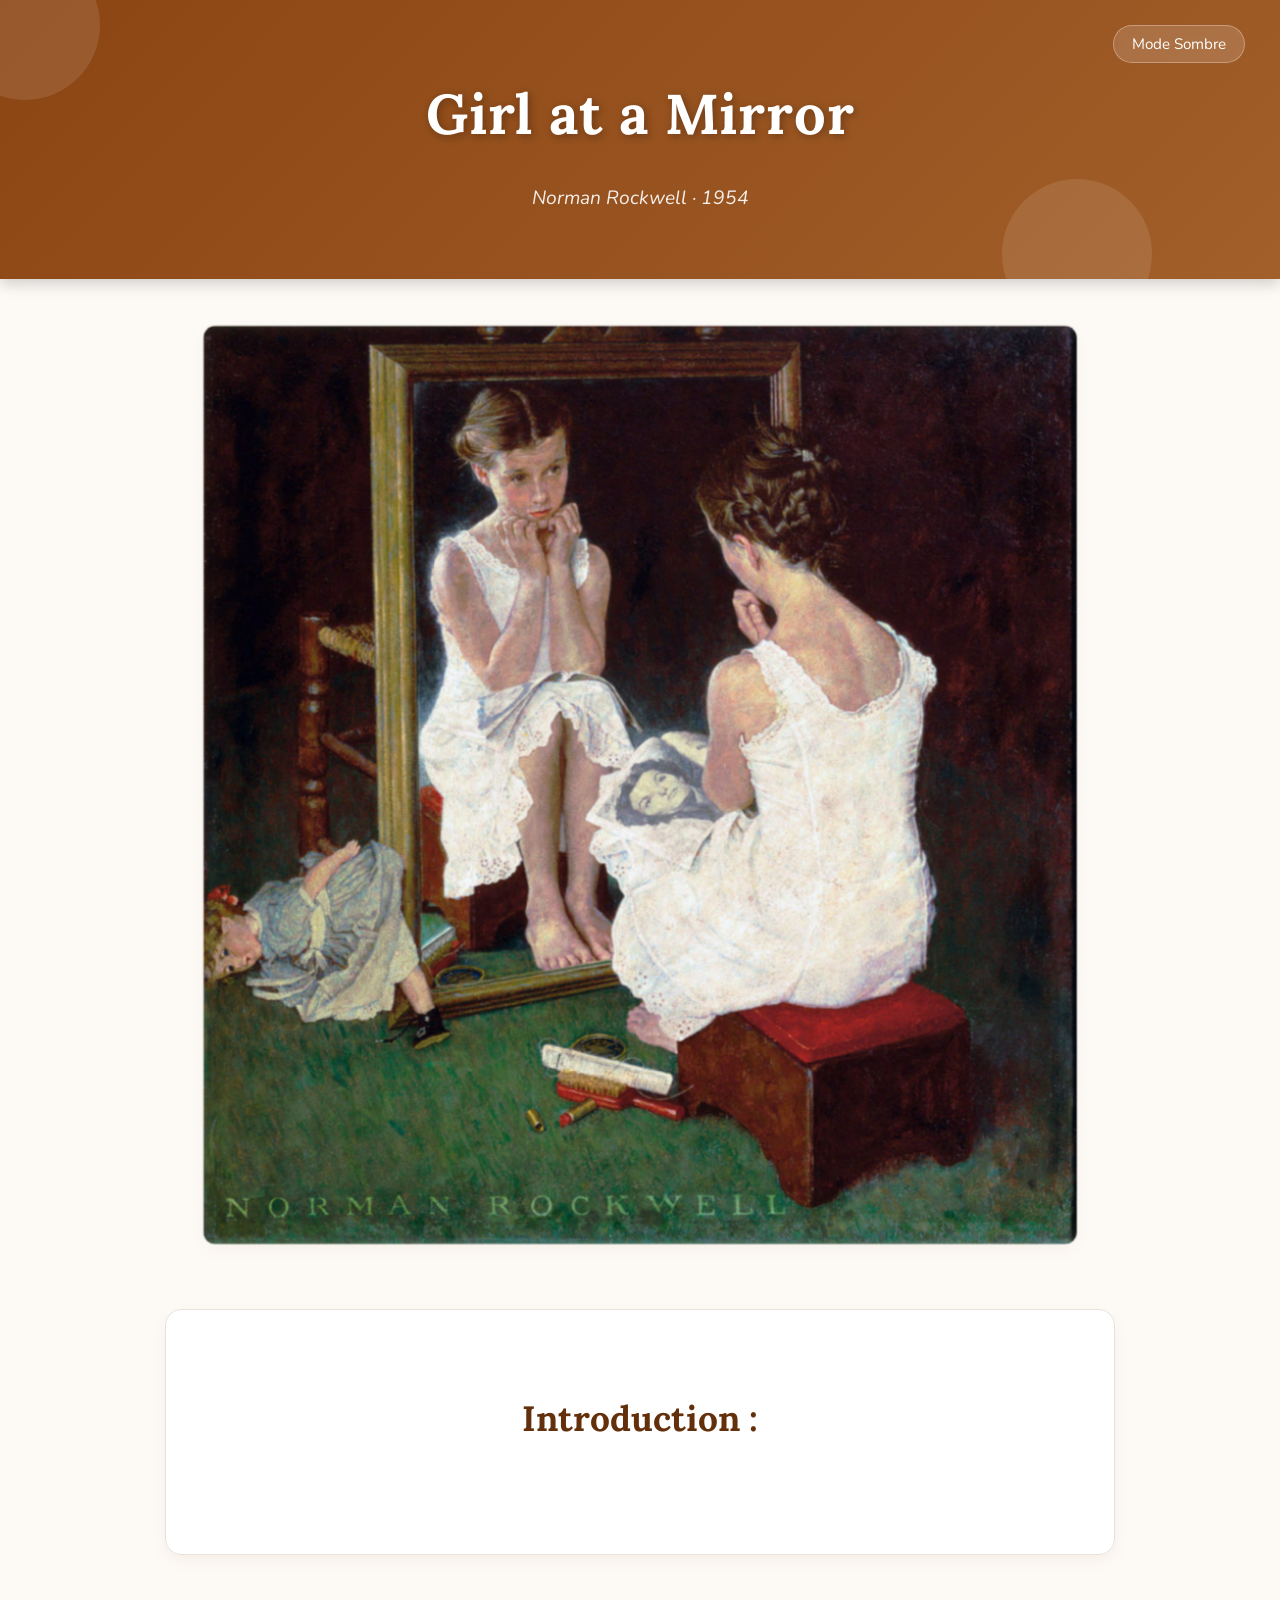
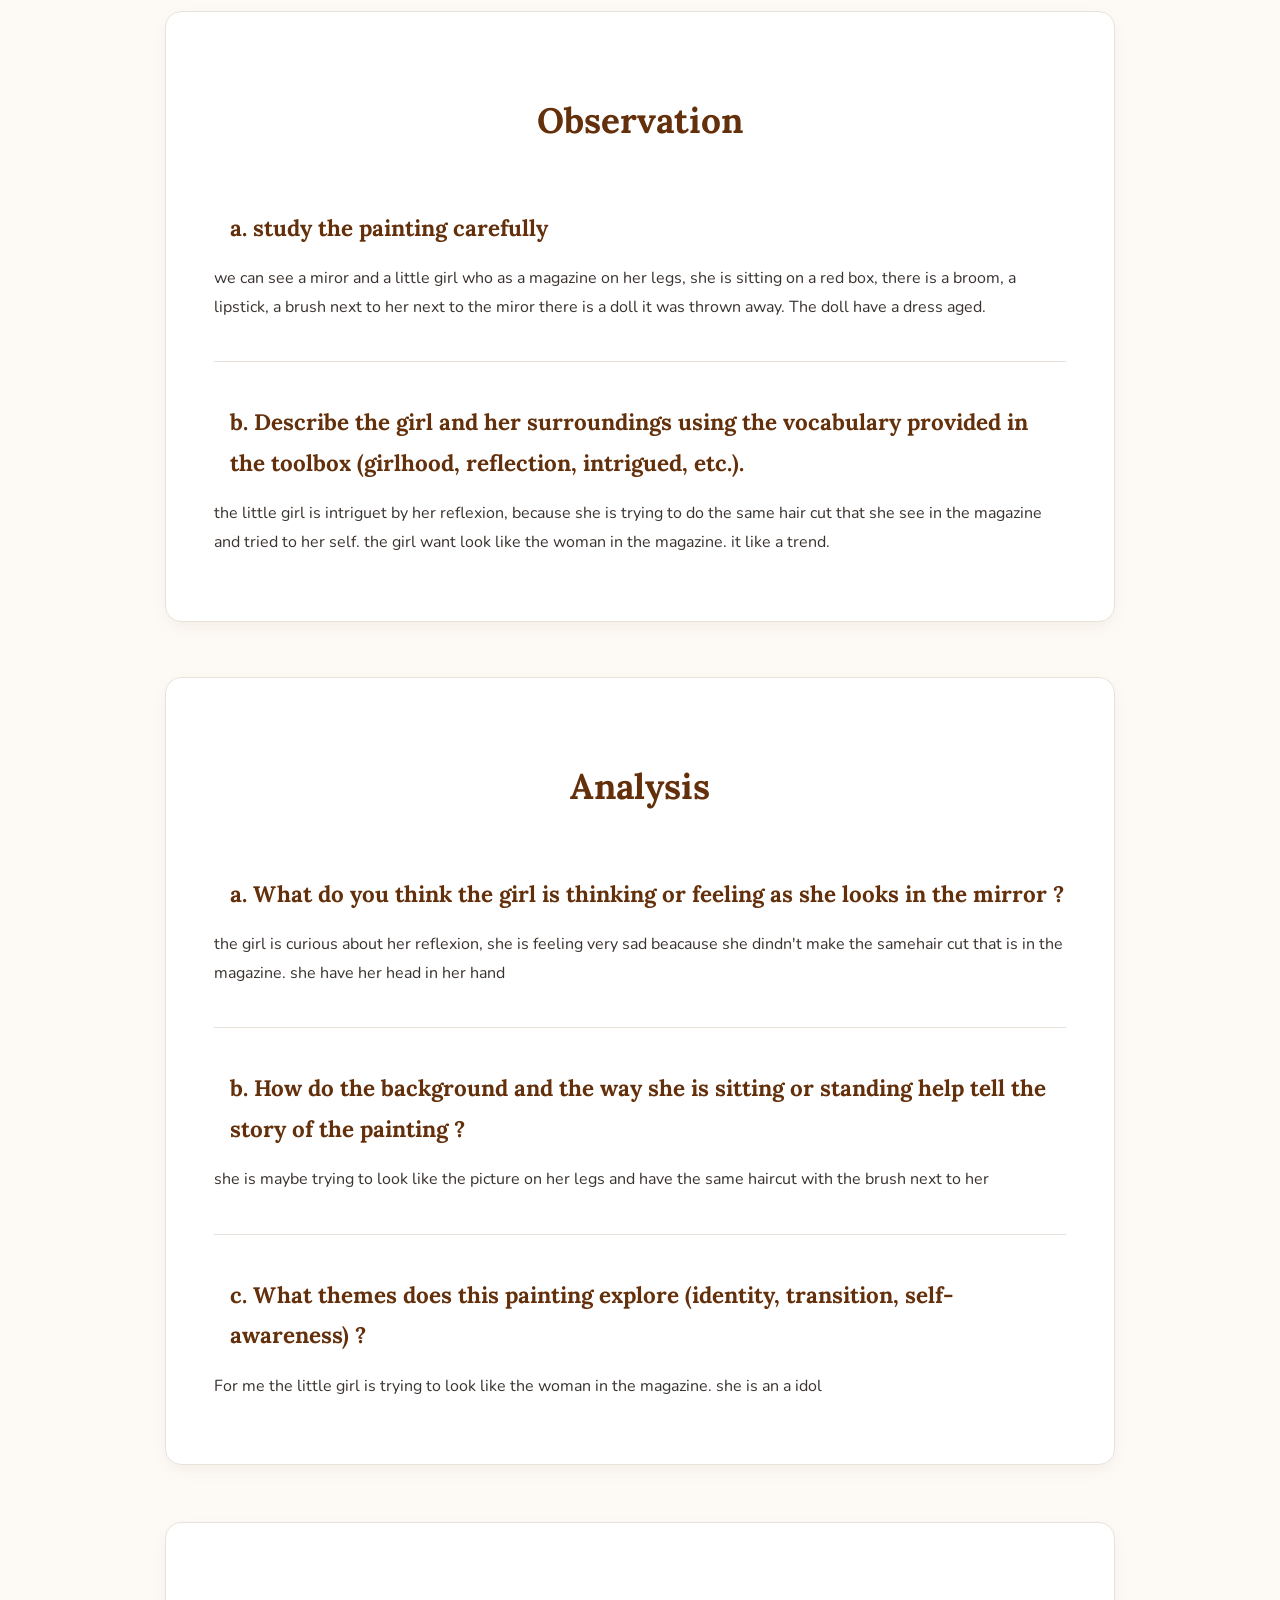
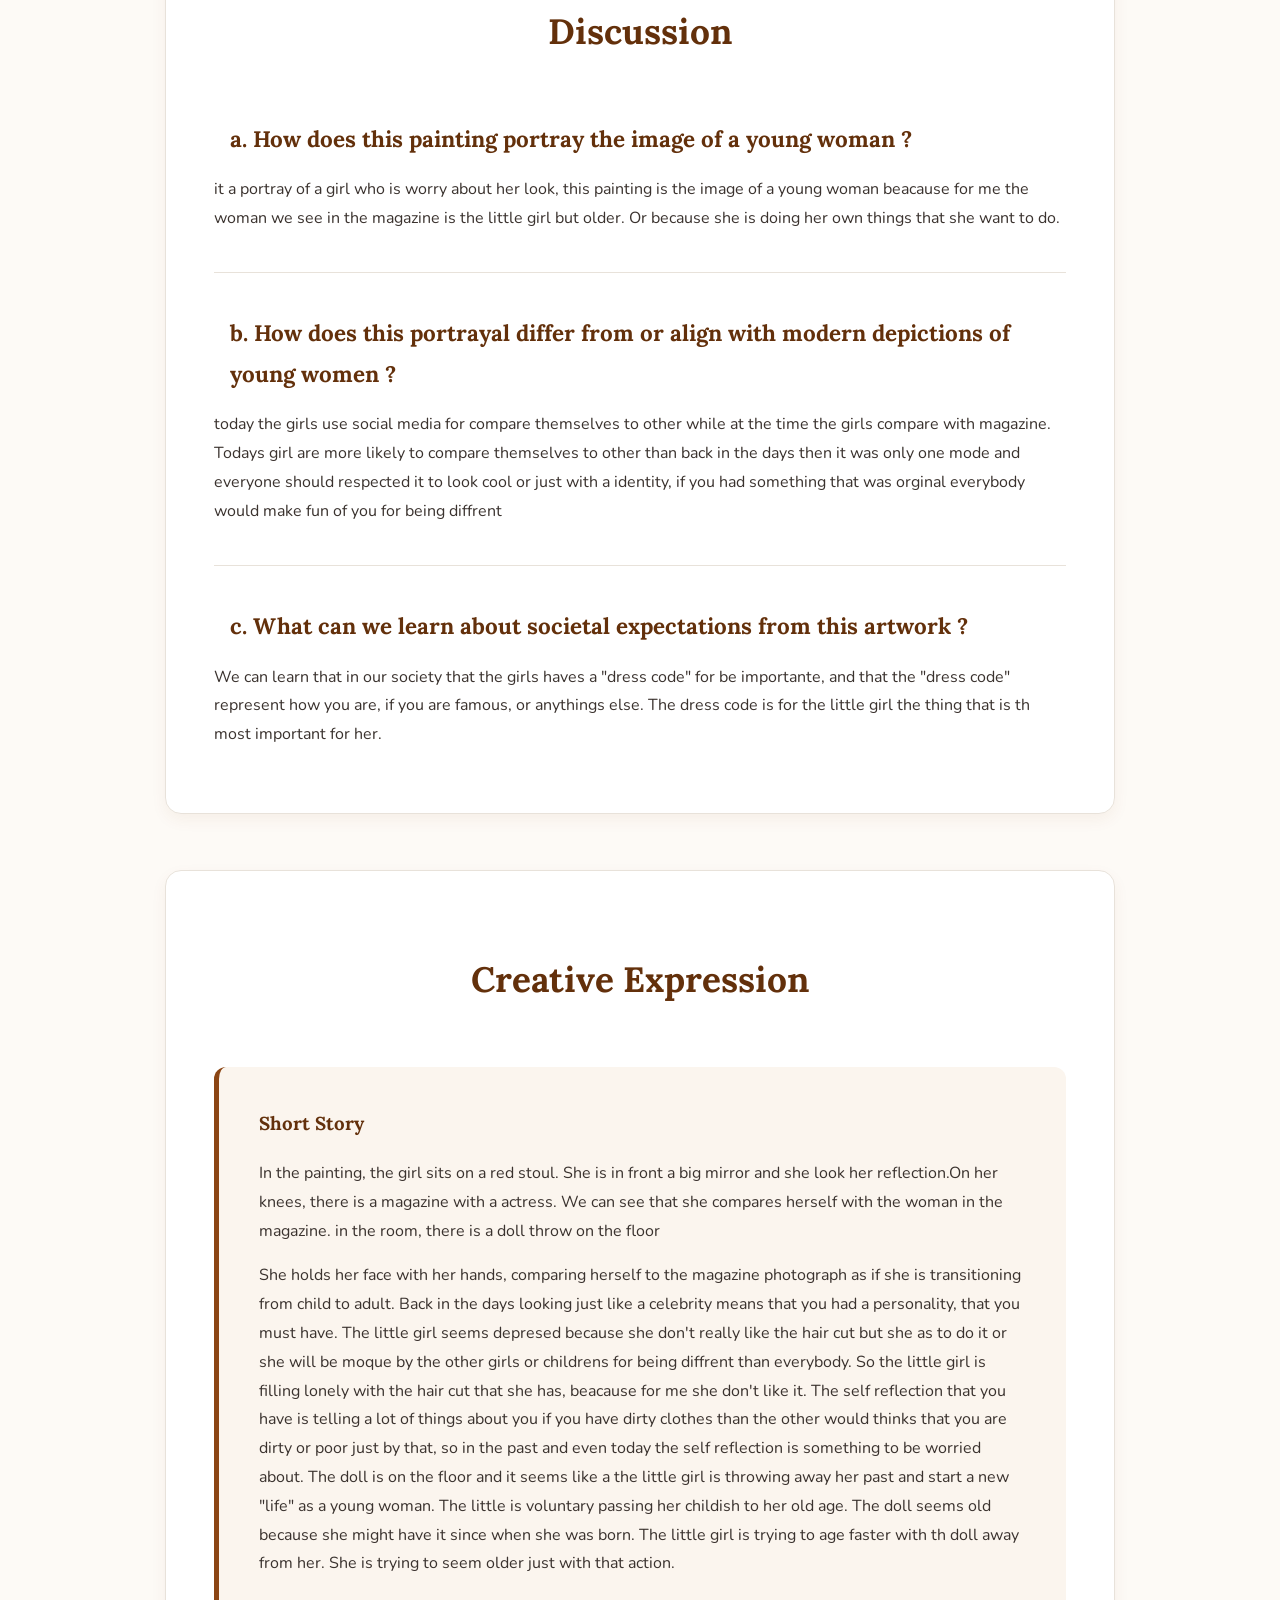
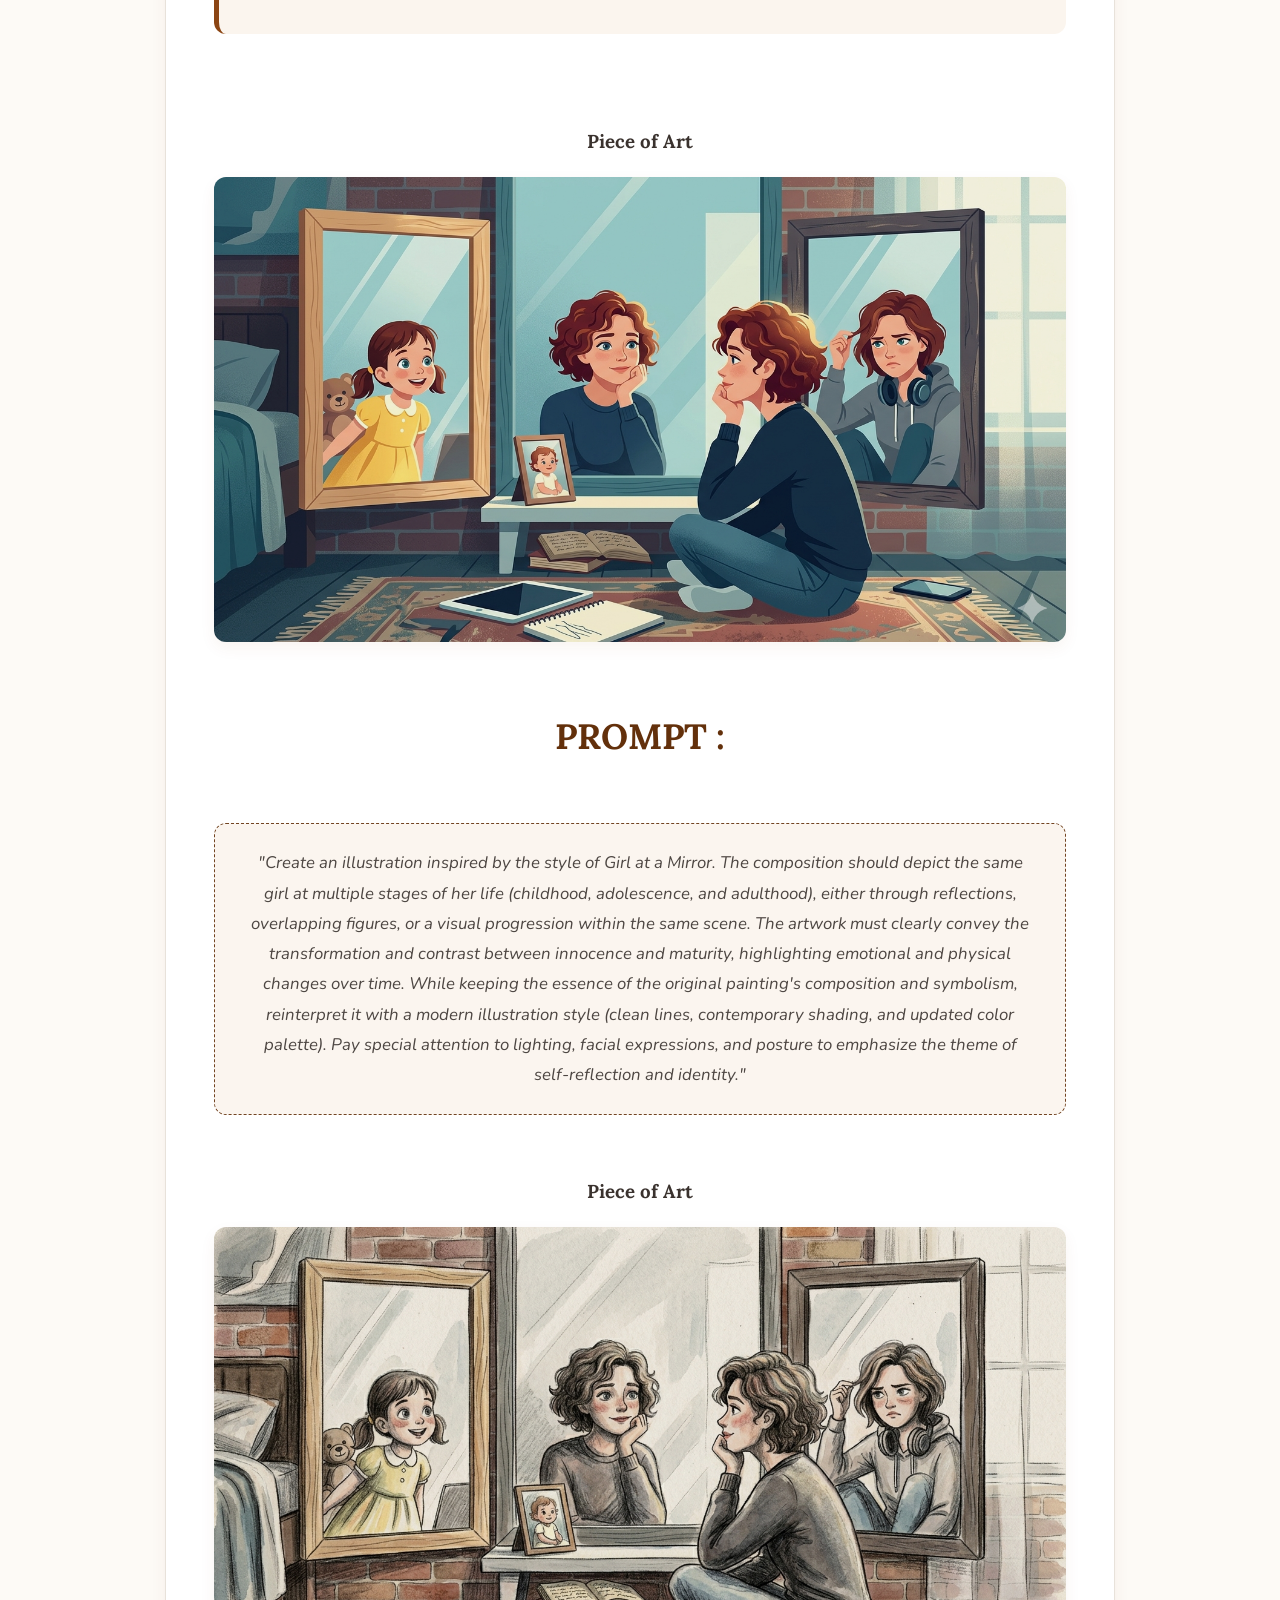
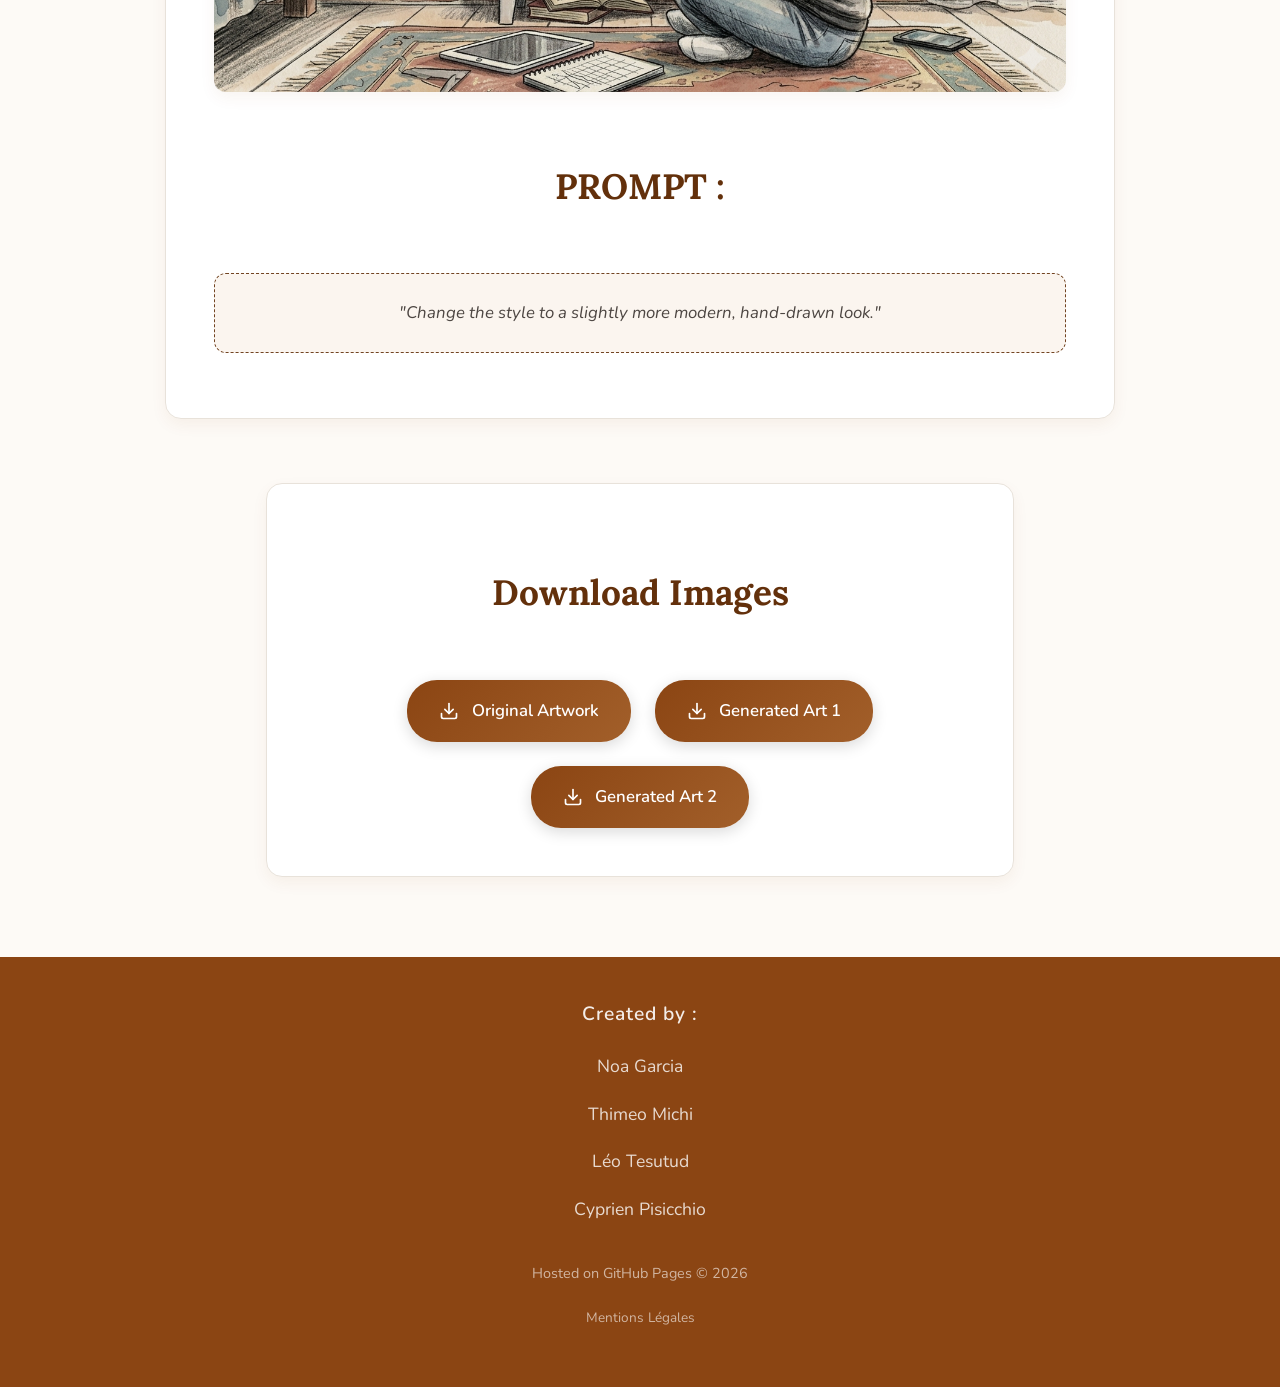
<file: index.html>
<!DOCTYPE html>
<html lang="en">

<head>
    <meta charset="UTF-8">
    <meta name="viewport" content="width=device-width, initial-scale=1.0">
    <meta name="description" content="Une analyse de l'œuvre Girl at a Mirror de Norman Rockwell.">
    <title>Girl at a Mirror - Norman Rockwell</title>
    <!-- Elegant Google Fonts -->
    <link rel="preconnect" href="https://fonts.googleapis.com">
    <link rel="preconnect" href="https://fonts.gstatic.com" crossorigin>
    <link
        href="https://fonts.googleapis.com/css2?family=Lora:ital,wght@0,400;0,600;1,400&family=Nunito:wght@400;600&display=swap"
        rel="stylesheet">
    <link rel="stylesheet" href="style.css">
    <!-- Anti-flash : applique le thème AVANT le rendu de la page -->
    <script>
        (function() {
            var theme = localStorage.getItem('theme');
            if (!theme) theme = window.matchMedia('(prefers-color-scheme: dark)').matches ? 'dark' : 'light';
            if (theme === 'dark') document.documentElement.setAttribute('data-theme', 'dark');
        })();
    </script>
</head>

<body>
    <header>
        <!-- Rempli par content.js -->
        <h1 id="site-title"></h1>
        <p  id="site-subtitle"></p>
        <button id="theme-toggle">Mode Sombre</button>
    </header>

    <main>
        <!-- ── Image principale ─────────────────────────────── -->
        <section class="hero">
            <div class="image-wrapper" id="tilt-wrapper">
                <img src="Norman-Rockwell-Girl-at-Mirror-1954-1.jpg"
                    alt="Girl at a Mirror" class="main-image" fetchpriority="high">
            </div>
        </section>

        <!-- ── Introduction ─────────────────────────────────── -->
        <section class="introduction">
            <h2 id="intro-heading"></h2>
            <p  id="intro-text"></p>
        </section>

        <!-- ── Observation ──────────────────────────────────── -->
        <section class="observation">
            <h2 id="observation-heading"></h2>
            <div id="observation-items"></div>
        </section>

        <!-- ── Analysis ─────────────────────────────────────── -->
        <section class="analysis">
            <h2 id="analysis-heading"></h2>
            <div id="analysis-items"></div>
        </section>

        <!-- ── Discussion ───────────────────────────────────── -->
        <section class="discussion">
            <h2 id="discussion-heading"></h2>
            <div id="discussion-items"></div>
        </section>

        <!-- ── Creative Expression ──────────────────────────── -->
        <section class="creative-expression">
            <h2 id="creative-heading"></h2>

            <!-- Short Story -->
            <div class="story">
                <h3 id="story-heading"></h3>
                <div id="story-paragraphs"></div>
            </div>

            <!-- Artworks -->
            <div id="artworks-container"></div>
        </section>

        <!-- ── Downloads ─────────────────────────────────────── -->
        <section class="download-section scroll-reveal">
            <h2 id="downloads-heading"></h2>
            <div class="download-buttons" id="download-buttons"></div>
        </section>
    </main>

    <footer>
        <div class="credits">
            <p  class="credits-title" id="footer-credits-title"></p>
            <ul class="credits-list" id="footer-authors"></ul>
        </div>
        <div class="footer-bottom">
            <p class="hosting-info" id="footer-hosting"></p>
            <p><a id="footer-legal-link" class="legal-link" href="#"></a></p>
        </div>
    </footer>

    <!-- Chargez content.js EN PREMIER, puis script.js -->
    <script src="content.js"></script>
    <script src="script.js" defer></script>
</body>

</html>
</file>
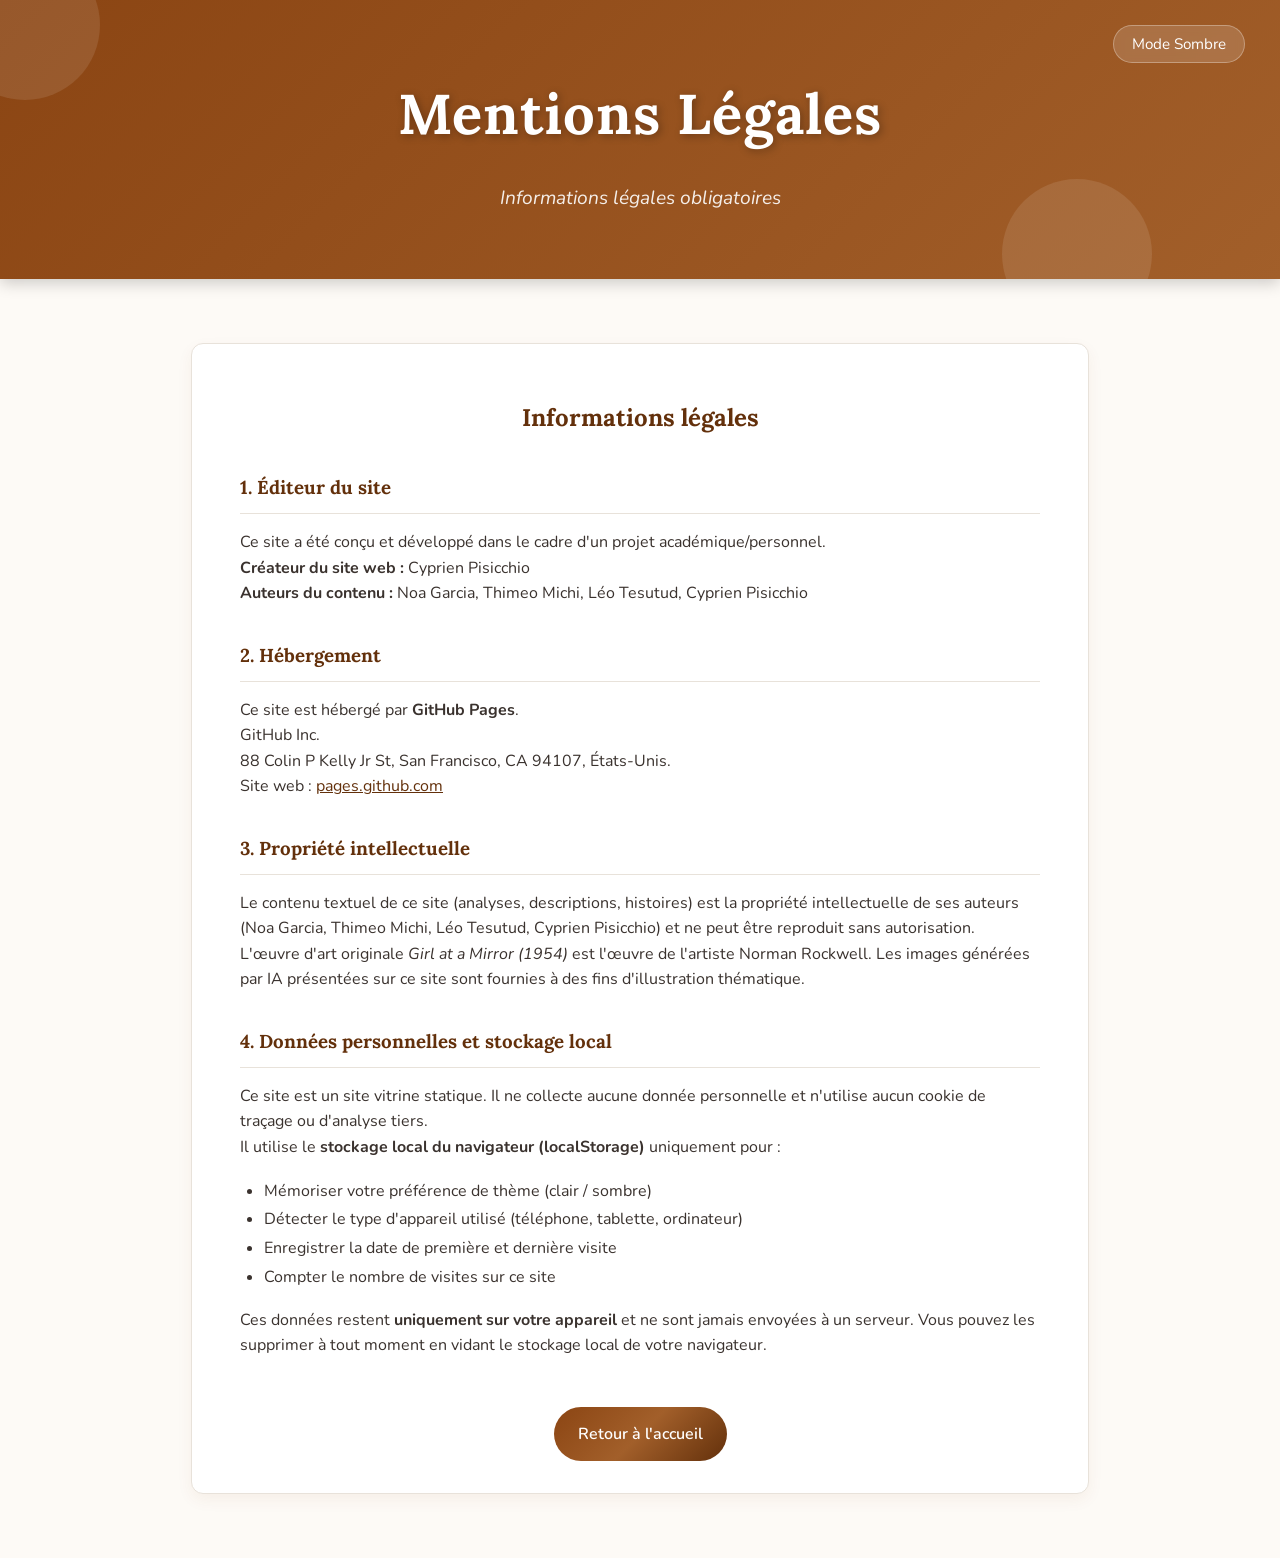
<file: mentions-legales.html>
<!DOCTYPE html>
<html lang="fr">

<head>
    <meta charset="UTF-8">
    <meta name="viewport" content="width=device-width, initial-scale=1.0">
    <meta name="description" content="Mentions Légales du site d'analyse de Girl at a Mirror.">
    <title>Mentions Légales - Girl at a Mirror</title>
    <!-- Elegant Google Fonts -->
    <link rel="preconnect" href="https://fonts.googleapis.com">
    <link rel="preconnect" href="https://fonts.gstatic.com" crossorigin>
    <link href="https://fonts.googleapis.com/css2?family=Lora:ital,wght@0,400;0,600;1,400&family=Nunito:wght@400;600&display=swap" rel="stylesheet">
    <link rel="stylesheet" href="style.css">
    <style>
        .legal-main {
            max-width: 800px;
            margin: 4rem auto;
            padding: 2rem 3rem;
            background-color: var(--section-bg);
            border-radius: 12px;
            border: 1px solid var(--border-color);
            box-shadow: var(--shadow);
            color: var(--text-color);
        }
        .legal-main h2 {
            font-family: 'Lora', serif;
            color: var(--heading-color);
            margin-bottom: 2rem;
            text-align: center;
        }
        .legal-main h3 {
            font-family: 'Lora', serif;
            color: var(--heading-color);
            margin-top: 2rem;
            margin-bottom: 1rem;
            border-bottom: 1px solid var(--border-color);
            padding-bottom: 0.5rem;
        }
        .legal-main p {
            margin-bottom: 1rem;
            line-height: 1.6;
        }
        .back-link {
            display: inline-block;
            margin-top: 2rem;
            color: var(--header-text);
            background: var(--header-bg-gradient);
            padding: 0.8rem 1.5rem;
            text-decoration: none;
            border-radius: 30px;
            font-weight: 600;
            transition: all 0.3s ease;
        }
        .back-link:hover {
            transform: translateY(-3px);
            box-shadow: var(--shadow-hover);
        }
    </style>
    <!-- Anti-flash : applique le thème AVANT le rendu de la page -->
    <script>
        (function() {
            var theme = localStorage.getItem('theme');
            if (!theme) theme = window.matchMedia('(prefers-color-scheme: dark)').matches ? 'dark' : 'light';
            if (theme === 'dark') document.documentElement.setAttribute('data-theme', 'dark');
        })();
    </script>
</head>

<body>
    <header>
        <h1>Mentions Légales</h1>
        <p>Informations légales obligatoires</p>
        <button id="theme-toggle">Mode Sombre</button>
    </header>

    <main class="legal-main">
        <h2>Informations légales</h2>

        <h3>1. Éditeur du site</h3>
        <p>
            Ce site a été conçu et développé dans le cadre d'un projet académique/personnel.<br>
            <strong>Créateur du site web :</strong> Cyprien Pisicchio<br>
            <strong>Auteurs du contenu :</strong> Noa Garcia, Thimeo Michi, Léo Tesutud, Cyprien Pisicchio
        </p>

        <h3>2. Hébergement</h3>
        <p>
            Ce site est hébergé par <strong>GitHub Pages</strong>.<br>
            GitHub Inc.<br>
            88 Colin P Kelly Jr St, San Francisco, CA 94107, États-Unis.<br>
            Site web : <a href="https://pages.github.com/" target="_blank" style="color: var(--heading-color);">pages.github.com</a>
        </p>

        <h3>3. Propriété intellectuelle</h3>
        <p>
            Le contenu textuel de ce site (analyses, descriptions, histoires) est la propriété intellectuelle de ses auteurs (Noa Garcia, Thimeo Michi, Léo Tesutud, Cyprien Pisicchio) et ne peut être reproduit sans autorisation.<br>
            L'œuvre d'art originale <em>Girl at a Mirror (1954)</em> est l'œuvre de l'artiste Norman Rockwell. Les images générées par IA présentées sur ce site sont fournies à des fins d'illustration thématique.
        </p>

        <h3>4. Données personnelles et stockage local</h3>
        <p>
            Ce site est un site vitrine statique. Il ne collecte aucune donnée personnelle et n'utilise aucun cookie de traçage ou d'analyse tiers.<br>
            Il utilise le <strong>stockage local du navigateur (localStorage)</strong> uniquement pour :
        </p>
        <ul style="margin-bottom: 1rem; padding-left: 1.5rem; line-height: 1.8;">
            <li>Mémoriser votre préférence de thème (clair / sombre)</li>
            <li>Détecter le type d'appareil utilisé (téléphone, tablette, ordinateur)</li>
            <li>Enregistrer la date de première et dernière visite</li>
            <li>Compter le nombre de visites sur ce site</li>
        </ul>
        <p>
            Ces données restent <strong>uniquement sur votre appareil</strong> et ne sont jamais envoyées à un serveur. Vous pouvez les supprimer à tout moment en vidant le stockage local de votre navigateur.
        </p>

        <div style="text-align: center;">
            <a href="index.html" class="back-link">Retour à l'accueil</a>
        </div>
    </main>

    <script src="script.js" defer></script>
</body>

</html>
</file>
<file: style.css>
/* Custom variables for theme management */
:root {
    --bg-color: #fdfaf6; 
    --text-color: #3a322e;
    --header-bg: #8b4513; 
    --header-bg-gradient: linear-gradient(135deg, #8b4513, #a25f2a, #63300b);
    --header-text: #ffffff;
    --section-bg: #ffffff;
    --heading-color: #63300b; 
    --border-color: #e8e2da;
    --story-bg: #fbf5ee; 
    --shadow: 0 6px 16px rgba(139, 69, 19, 0.06); 
    --shadow-hover: 0 15px 35px rgba(139, 69, 19, 0.15);
    --accent-glow: rgba(139, 69, 19, 0.4);
}

[data-theme="dark"] {
    --bg-color: #1a1614;
    --text-color: #e6dfd8;
    --header-bg: #301908;
    --header-bg-gradient: linear-gradient(135deg, #301908, #4a2912, #1f0f04);
    --header-text: #f0e6d2;
    --section-bg: #241e1a;
    --heading-color: #d8b794;
    --border-color: #3b322a;
    --story-bg: #2b231d;
    --shadow: 0 8px 20px rgba(0, 0, 0, 0.4);
    --shadow-hover: 0 15px 35px rgba(216, 183, 148, 0.15);
    --accent-glow: rgba(216, 183, 148, 0.2);
}

/* Base Styles */
body {
    font-family: 'Nunito', 'Arial', sans-serif;
    line-height: 1.8;
    margin: 0;
    padding: 0;
    background-color: var(--bg-color);
    color: var(--text-color);
    transition: background-color 0.4s ease, color 0.4s ease;
    overflow-x: hidden;
}

/* Custom Scrollbar */
::-webkit-scrollbar {
    width: 10px;
}
::-webkit-scrollbar-track {
    background: var(--bg-color);
}
::-webkit-scrollbar-thumb {
    background: var(--header-bg);
    border-radius: 5px;
}
::-webkit-scrollbar-thumb:hover {
    background: var(--heading-color);
}

h1, h2, h3 {
    font-family: 'Lora', serif;
}

header {
    background: var(--header-bg-gradient);
    background-size: 200% 200%;
    animation: gradientShift 10s ease infinite;
    color: var(--header-text);
    text-align: center;
    padding: 4rem 1rem;
    box-shadow: 0 4px 15px rgba(0,0,0,0.2);
    position: relative;
    overflow: hidden;
}

/* Glassmorphism particles in header */
header::before, header::after {
    content: '';
    position: absolute;
    width: 150px;
    height: 150px;
    background: rgba(255, 255, 255, 0.1);
    border-radius: 50%;
    animation: floatingParticles 8s infinite ease-in-out alternate;
    pointer-events: none;
}

header::before {
    top: -50px;
    left: -50px;
}

header::after {
    bottom: -50px;
    right: 10%;
    animation-delay: -4s;
}

@keyframes gradientShift {
    0% { background-position: 0% 50%; }
    50% { background-position: 100% 50%; }
    100% { background-position: 0% 50%; }
}

@keyframes floatingParticles {
    0% { transform: translateY(0) scale(1); opacity: 0.5; }
    100% { transform: translateY(30px) scale(1.2); opacity: 0.8; }
}

header h1 {
    margin: 0;
    font-size: 3.5rem;
    letter-spacing: 1px;
    text-shadow: 2px 2px 8px rgba(0,0,0,0.3);
    position: relative;
    z-index: 1;
}

header p {
    margin: 1rem 0 0;
    font-style: italic;
    opacity: 0.9;
    font-size: 1.2rem;
    position: relative;
    z-index: 1;
}

#theme-toggle {
    position: absolute;
    top: 25px;
    right: 35px;
    background: rgba(255,255,255,0.15);
    border: 1px solid rgba(255,255,255,0.3);
    color: white;
    padding: 8px 18px;
    border-radius: 20px;
    cursor: pointer;
    font-family: 'Nunito', sans-serif;
    font-size: 0.95rem;
    transition: all 0.3s cubic-bezier(0.25, 0.8, 0.25, 1);
    backdrop-filter: blur(5px);
    z-index: 10;
}

#theme-toggle:hover {
    background: rgba(255,255,255,0.3);
    border-color: white;
    transform: scale(1.05);
    box-shadow: 0 0 15px rgba(255,255,255,0.2);
}

main {
    max-width: 950px;
    margin: 3.5rem auto;
    padding: 0 2rem;
}

.hero {
    text-align: center;
    margin-bottom: 4rem;
    background: none;
    box-shadow: none;
    padding: 0;
    border: none;
    perspective: 1000px;
}

.image-wrapper {
    display: inline-block;
    border-radius: 12px;
    position: relative;
    transform-style: preserve-3d;
    will-change: transform;
}

.main-image {
    max-width: 100%;
    height: auto;
    border-radius: 12px;
    box-shadow: var(--shadow);
    display: block;
    transform: translateZ(20px);
}

section:not(.hero) {
    background-color: var(--section-bg);
    padding: 3rem;
    border-radius: 16px;
    box-shadow: var(--shadow);
    margin-bottom: 3.5rem;
    border: 1px solid var(--border-color);
    transition: all 0.4s cubic-bezier(0.25, 0.8, 0.25, 1);
    position: relative;
    overflow: hidden;
}

section:not(.hero):hover {
    transform: translateY(-5px);
    box-shadow: var(--shadow-hover);
    border-color: var(--heading-color);
}

/* Subtle glowing accent line on top of sections */
section:not(.hero)::before {
    content: '';
    position: absolute;
    top: 0;
    left: 0;
    width: 100%;
    height: 4px;
    background: var(--header-bg-gradient);
    opacity: 0;
    transition: opacity 0.4s ease;
}

section:not(.hero):hover::before {
    opacity: 1;
}

section h2 {
    text-align: center;
    color: var(--heading-color);
    margin-bottom: 2.5rem;
    font-size: 2.2rem;
    position: relative;
}

section h2::after {
    content: '';
    display: block;
    width: 0;
    height: 3px;
    background-color: var(--heading-color);
    margin: 12px auto 0;
    border-radius: 3px;
    transition: width 0.5s ease;
}

section:hover h2::after {
    width: 60px;
}

.observation-item, .analysis-item, .discussion-item {
    margin-bottom: 2.5rem;
    padding-bottom: 1.5rem;
    border-bottom: 1px solid var(--border-color);
    transition: transform 0.3s ease;
}

.observation-item:hover, .analysis-item:hover, .discussion-item:hover {
    transform: translateX(10px);
}

.observation-item:last-child, .analysis-item:last-child, .discussion-item:last-child {
    border-bottom: none;
    margin-bottom: 0;
    padding-bottom: 0;
}

.observation-item h3, .analysis-item h3, .discussion-item h3 {
    color: var(--heading-color);
    margin-bottom: 1rem;
    font-size: 1.4rem;
    position: relative;
    padding-left: 1rem;
}

.observation-item h3::before, .analysis-item h3::before, .discussion-item h3::before {
    content: '✦';
    position: absolute;
    left: -15px;
    font-size: 1rem;
    top: 5px;
    opacity: 0;
    transition: all 0.3s ease;
    color: var(--heading-color);
}

.observation-item:hover h3::before, .analysis-item:hover h3::before, .discussion-item:hover h3::before {
    opacity: 1;
    left: -20px;
}

.story {
    margin-bottom: 3rem;
    padding: 2.5rem;
    background-color: var(--story-bg);
    border-radius: 12px;
    border-left: 5px solid var(--header-bg);
    position: relative;
    overflow: hidden;
}

/* Beautiful animated shimmer effect on the story text box */
.story::after {
    content: '';
    position: absolute;
    top: -50%;
    left: -50%;
    width: 200%;
    height: 200%;
    background: linear-gradient(
        to bottom right,
        rgba(255, 255, 255, 0) 0%,
        rgba(255, 255, 255, 0.1) 40%,
        rgba(255, 255, 255, 0.5) 50%,
        rgba(255, 255, 255, 0.1) 60%,
        rgba(255, 255, 255, 0) 100%
    );
    transform: rotate(30deg) translate(-100%, -100%);
    transition: transform 0.8s ease;
    pointer-events: none;
}
[data-theme="dark"] .story::after {
    background: linear-gradient(
        to bottom right,
        rgba(255, 255, 255, 0) 0%,
        rgba(255, 255, 255, 0.02) 40%,
        rgba(255, 255, 255, 0.1) 50%,
        rgba(255, 255, 255, 0.02) 60%,
        rgba(255, 255, 255, 0) 100%
    );
}

.story:hover::after {
    transform: rotate(30deg) translate(100%, 100%);
}

.story h3 {
    color: var(--heading-color);
    margin-top: 0;
}

.artwork {
    text-align: center;
    padding-top: 1.5rem;
    position: relative;
}

/* Shattered mirror glowing effect on hover */
.artwork-image {
    max-width: 100%;
    height: auto;
    border-radius: 12px;
    box-shadow: var(--shadow);
    margin-bottom: 1.5rem;
    transition: all 0.5s cubic-bezier(0.175, 0.885, 0.32, 1.275);
    filter: brightness(0.95);
}

.artwork-image:hover {
    transform: scale(1.05) rotate(1deg);
    box-shadow: 0 0 30px var(--accent-glow);
    filter: brightness(1.1) contrast(1.1);
}

.prompt {
    font-style: italic;
    color: var(--text-color);
    background-color: var(--story-bg);
    padding: 1.5rem 2rem;
    border-radius: 12px;
    border: 1px dashed var(--heading-color);
    margin-top: 1rem;
    opacity: 0.9;
    font-size: 1.05rem;
    transition: all 0.3s ease;
}

.prompt:hover {
    border-style: solid;
    box-shadow: inset 0 0 15px rgba(139, 69, 19, 0.05);
    transform: scale(1.02);
}

/* Download Section */
.download-section {
    text-align: center;
    padding: 3rem 2rem;
    background-color: var(--section-bg);
    border-radius: 16px;
    box-shadow: var(--shadow);
    border: 1px solid var(--border-color);
    max-width: 650px;
    margin: 4rem auto 2rem auto;
}

.download-section h2 {
    margin-bottom: 2.5rem;
}

.download-buttons {
    display: flex;
    justify-content: center;
    gap: 1.5rem;
    flex-wrap: wrap;
}

.dl-btn {
    display: flex;
    align-items: center;
    gap: 0.8rem;
    background: var(--header-bg-gradient);
    background-size: 200% 200%;
    color: var(--header-text) !important;
    padding: 1rem 2rem;
    border-radius: 30px;
    text-decoration: none;
    font-family: 'Nunito', sans-serif;
    font-weight: 600;
    font-size: 1.05rem;
    transition: all 0.3s cubic-bezier(0.25, 0.8, 0.25, 1);
    box-shadow: 0 4px 15px rgba(0,0,0,0.15);
}

.dl-btn:hover {
    transform: translateY(-3px);
    box-shadow: var(--shadow-hover);
    background-position: 100% 50%;
}

.dl-btn svg {
    transition: transform 0.3s ease;
}

.dl-btn:hover svg {
    transform: translateY(2px);
}

footer {
    text-align: center;
    padding: 2.5rem;
    background-color: var(--header-bg);
    color: var(--header-text);
    margin-top: 5rem;
    position: relative;
}

.credits-title {
    font-size: 1.2rem;
    font-weight: 600;
    margin: 0 0 1rem 0;
    color: var(--header-text);
    opacity: 0.9;
    letter-spacing: 1px;
}

.credits-list {
    list-style: none;
    padding: 0;
    margin: 0 0 2rem 0;
    display: flex;
    flex-direction: column;
    gap: 0.6rem;
    align-items: center;
}

.credits-list li {
    font-size: 1.1rem;
    padding: 0.2rem 0;
    opacity: 0.8;
    transition: all 0.3s ease;
}

.credits-list li:hover {
    opacity: 1;
    transform: translateX(5px);
    text-shadow: 0 0 8px rgba(255, 255, 255, 0.3);
}

.hosting-info {
    margin: 0;
    font-size: 0.9rem;
    opacity: 0.6;
    transition: opacity 0.3s ease;
}

.legal-link {
    color: var(--header-text);
    text-decoration: none;
    font-size: 0.85rem;
    opacity: 0.6;
    transition: opacity 0.3s ease, text-decoration 0.3s ease;
}

.legal-link:hover {
    opacity: 1;
    text-decoration: underline;
}

footer:hover .hosting-info,
footer:hover .legal-link {
    opacity: 0.9;
}

/* Advanced Scroll Animations */
.scroll-reveal {
    opacity: 0;
    transform: translateY(20px);
    transition: opacity 0.55s ease, transform 0.55s ease;
    will-change: transform, opacity;
}

.scroll-reveal.visible {
    opacity: 1;
    transform: translateY(0);
}

@media (max-width: 768px) {
    main {
        padding: 0 1.5rem;
        margin: 2.5rem auto;
    }
    section:not(.hero) {
        padding: 2rem 1.5rem;
    }
    header h1 {
        font-size: 2.4rem;
    }
    .observation-item:hover, .analysis-item:hover, .discussion-item:hover {
        transform: none;
    }
}
</file>
